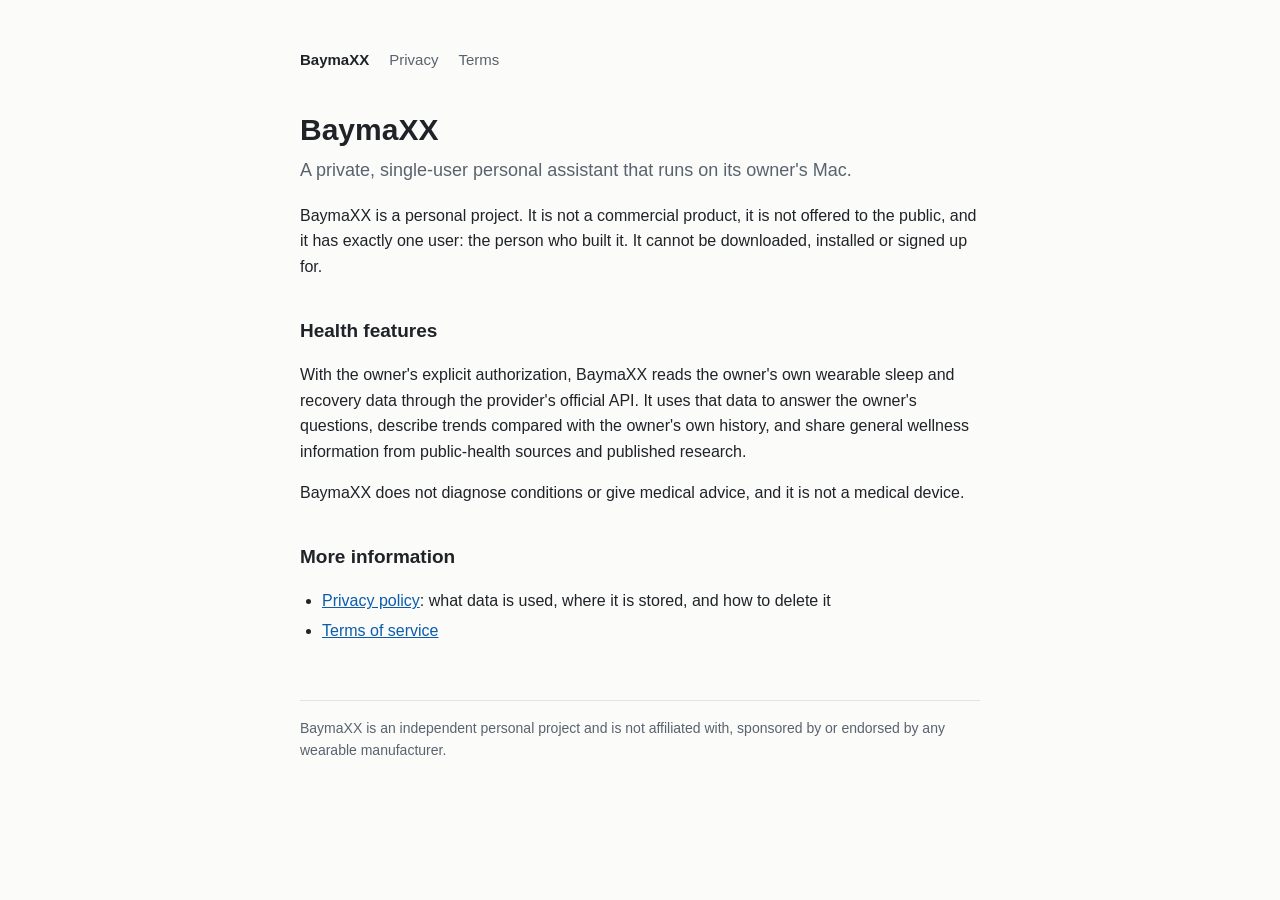
<file: index.html>
<!doctype html>
<html lang="en">
<head>
  <meta charset="utf-8">
  <meta name="viewport" content="width=device-width, initial-scale=1">
  <title>BaymaXX</title>
  <meta name="description" content="BaymaXX is a private, single-user personal assistant that runs on its owner's Mac.">
  <link rel="stylesheet" href="style.css">
</head>
<body>
<main>
  <nav>
    <a href="./" aria-current="page">BaymaXX</a>
    <a href="privacy.html">Privacy</a>
    <a href="terms.html">Terms</a>
  </nav>

  <h1>BaymaXX</h1>
  <p class="lede">A private, single-user personal assistant that runs on its owner's Mac.</p>

  <p>BaymaXX is a personal project. It is not a commercial product, it is not offered to the public, and it has
  exactly one user: the person who built it. It cannot be downloaded, installed or signed up for.</p>

  <h2>Health features</h2>
  <p>With the owner's explicit authorization, BaymaXX reads the owner's own wearable sleep and recovery data through
  the provider's official API. It uses that data to answer the owner's questions, describe trends compared with the
  owner's own history, and share general wellness information from public-health sources and published research.</p>
  <p>BaymaXX does not diagnose conditions or give medical advice, and it is not a medical device.</p>

  <h2>More information</h2>
  <ul>
    <li><a href="privacy.html">Privacy policy</a>: what data is used, where it is stored, and how to delete it</li>
    <li><a href="terms.html">Terms of service</a></li>
  </ul>

  <footer>
    BaymaXX is an independent personal project and is not affiliated with, sponsored by or endorsed by any
    wearable manufacturer.
  </footer>
</main>
</body>
</html>
</file>
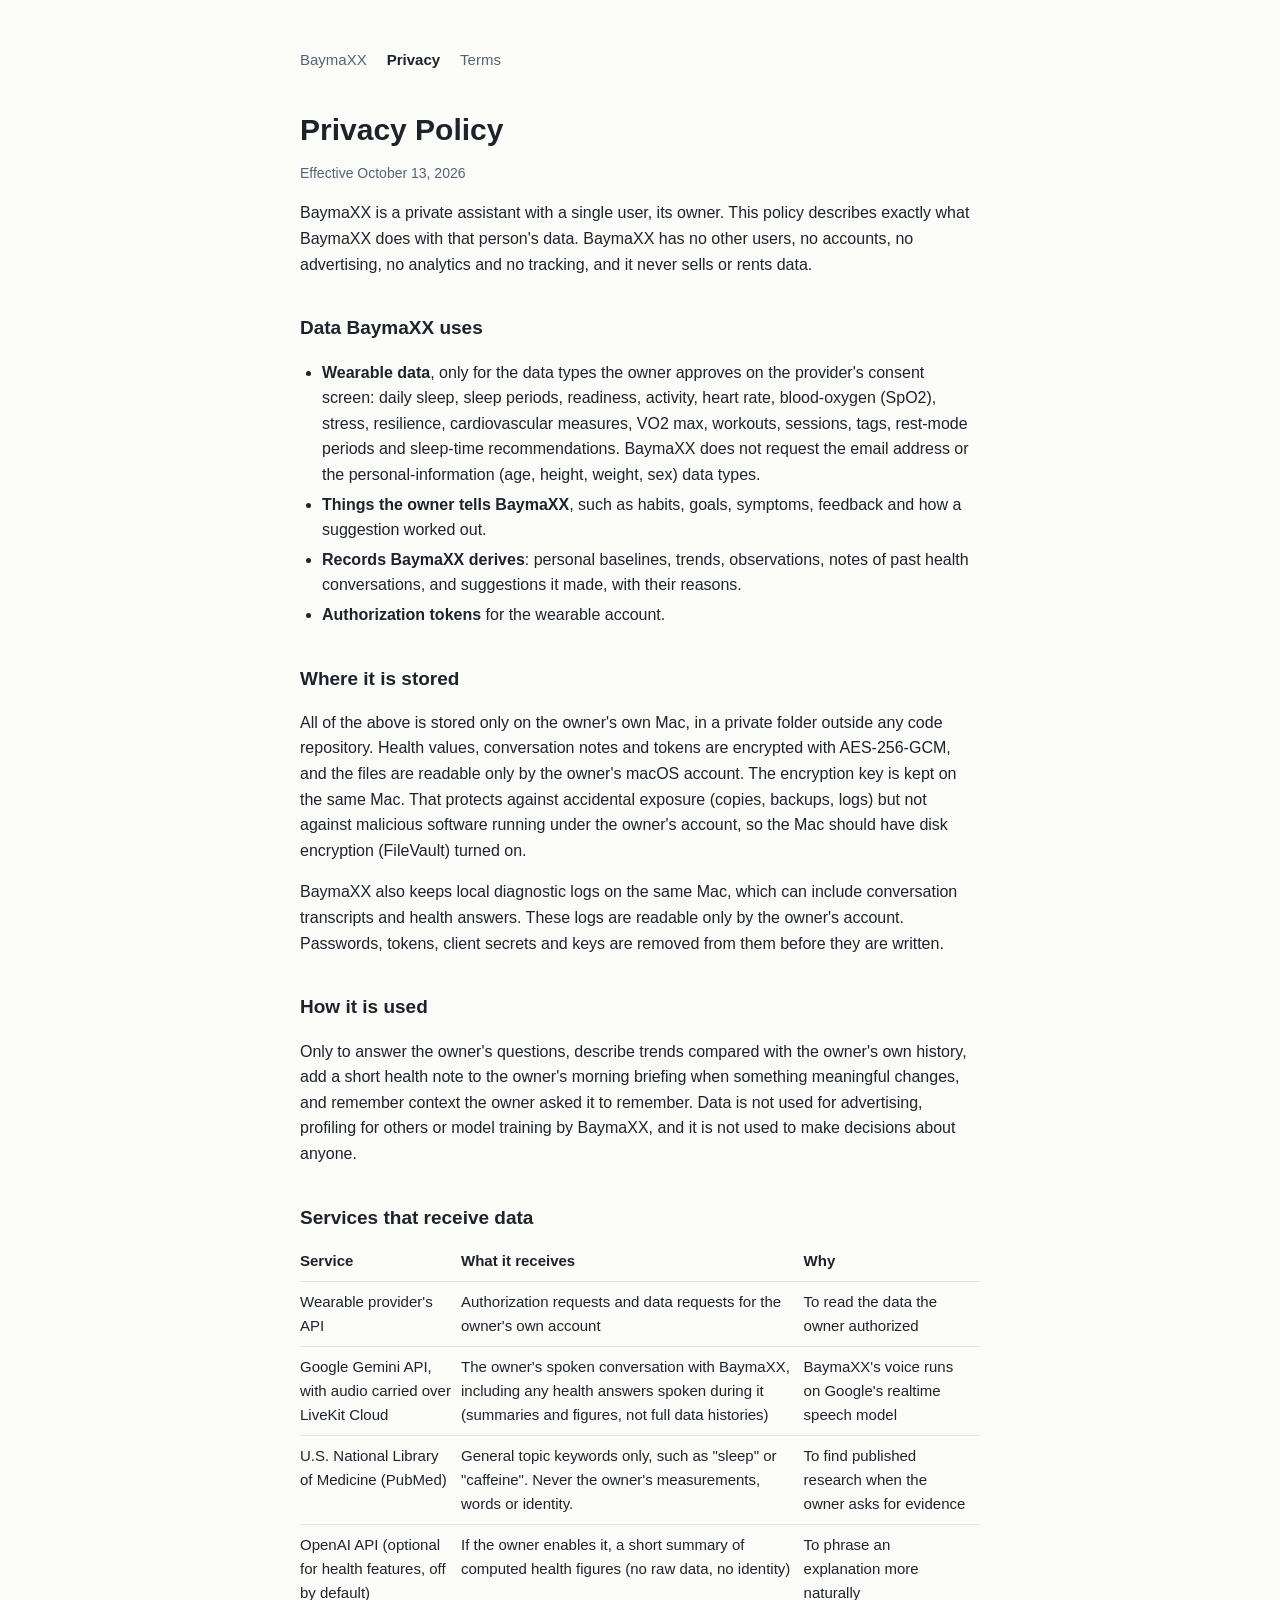
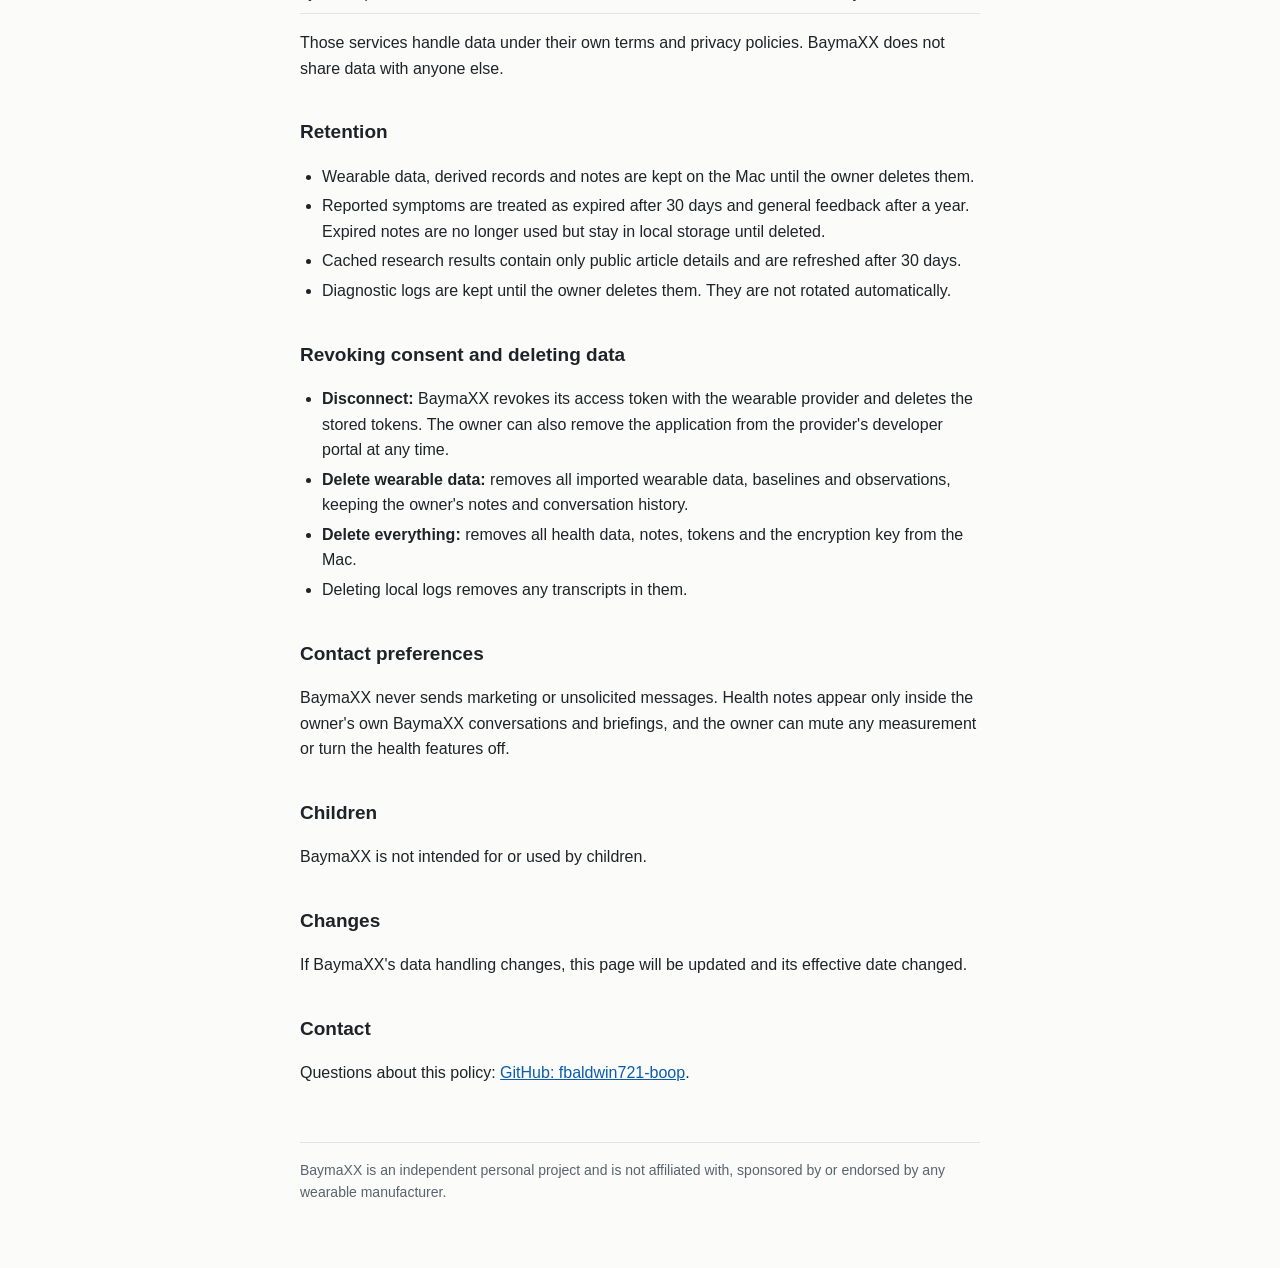
<file: privacy.html>
<!doctype html>
<html lang="en">
<head>
  <meta charset="utf-8">
  <meta name="viewport" content="width=device-width, initial-scale=1">
  <title>BaymaXX Privacy Policy</title>
  <meta name="description" content="How BaymaXX collects, stores, uses, shares, retains and deletes data.">
  <link rel="stylesheet" href="style.css">
</head>
<body>
<main>
  <nav>
    <a href="./">BaymaXX</a>
    <a href="privacy.html" aria-current="page">Privacy</a>
    <a href="terms.html">Terms</a>
  </nav>

  <h1>Privacy Policy</h1>
  <p class="meta">Effective October 13, 2026</p>

  <p>BaymaXX is a private assistant with a single user, its owner. This policy describes exactly what BaymaXX does
  with that person's data. BaymaXX has no other users, no accounts, no advertising, no analytics and no tracking,
  and it never sells or rents data.</p>

  <h2>Data BaymaXX uses</h2>
  <ul>
    <li><strong>Wearable data</strong>, only for the data types the owner approves on the provider's consent screen:
      daily sleep, sleep periods, readiness, activity, heart rate, blood-oxygen (SpO2), stress, resilience,
      cardiovascular measures, VO2 max, workouts, sessions, tags, rest-mode periods and sleep-time recommendations.
      BaymaXX does not request the email address or the personal-information (age, height, weight, sex) data
      types.</li>
    <li><strong>Things the owner tells BaymaXX</strong>, such as habits, goals, symptoms, feedback and how a
      suggestion worked out.</li>
    <li><strong>Records BaymaXX derives</strong>: personal baselines, trends, observations, notes of past health
      conversations, and suggestions it made, with their reasons.</li>
    <li><strong>Authorization tokens</strong> for the wearable account.</li>
  </ul>

  <h2>Where it is stored</h2>
  <p>All of the above is stored only on the owner's own Mac, in a private folder outside any code repository.
  Health values, conversation notes and tokens are encrypted with AES-256-GCM, and the files are readable only by
  the owner's macOS account. The encryption key is kept on the same Mac. That protects against accidental exposure
  (copies, backups, logs) but not against malicious software running under the owner's account, so the Mac should
  have disk encryption (FileVault) turned on.</p>
  <p>BaymaXX also keeps local diagnostic logs on the same Mac, which can include conversation transcripts and health
  answers. These logs are readable only by the owner's account. Passwords, tokens, client secrets and keys are
  removed from them before they are written.</p>

  <h2>How it is used</h2>
  <p>Only to answer the owner's questions, describe trends compared with the owner's own history, add a short health
  note to the owner's morning briefing when something meaningful changes, and remember context the owner asked it to
  remember. Data is not used for advertising, profiling for others or model training by BaymaXX, and it is not used
  to make decisions about anyone.</p>

  <h2>Services that receive data</h2>
  <table>
    <thead><tr><th>Service</th><th>What it receives</th><th>Why</th></tr></thead>
    <tbody>
      <tr>
        <td>Wearable provider's API</td>
        <td>Authorization requests and data requests for the owner's own account</td>
        <td>To read the data the owner authorized</td>
      </tr>
      <tr>
        <td>Google Gemini API, with audio carried over LiveKit Cloud</td>
        <td>The owner's spoken conversation with BaymaXX, including any health answers spoken during it (summaries
          and figures, not full data histories)</td>
        <td>BaymaXX's voice runs on Google's realtime speech model</td>
      </tr>
      <tr>
        <td>U.S. National Library of Medicine (PubMed)</td>
        <td>General topic keywords only, such as "sleep" or "caffeine". Never the owner's measurements, words or
          identity.</td>
        <td>To find published research when the owner asks for evidence</td>
      </tr>
      <tr>
        <td>OpenAI API (optional for health features, off by default)</td>
        <td>If the owner enables it, a short summary of computed health figures (no raw data, no identity)</td>
        <td>To phrase an explanation more naturally</td>
      </tr>
    </tbody>
  </table>
  <p>Those services handle data under their own terms and privacy policies. BaymaXX does not share data with anyone
  else.</p>

  <h2>Retention</h2>
  <ul>
    <li>Wearable data, derived records and notes are kept on the Mac until the owner deletes them.</li>
    <li>Reported symptoms are treated as expired after 30 days and general feedback after a year. Expired notes are
      no longer used but stay in local storage until deleted.</li>
    <li>Cached research results contain only public article details and are refreshed after 30 days.</li>
    <li>Diagnostic logs are kept until the owner deletes them. They are not rotated automatically.</li>
  </ul>

  <h2>Revoking consent and deleting data</h2>
  <ul>
    <li><strong>Disconnect:</strong> BaymaXX revokes its access token with the wearable provider and deletes the
      stored tokens. The owner can also remove the application from the provider's developer portal at any time.</li>
    <li><strong>Delete wearable data:</strong> removes all imported wearable data, baselines and observations,
      keeping the owner's notes and conversation history.</li>
    <li><strong>Delete everything:</strong> removes all health data, notes, tokens and the encryption key from the
      Mac.</li>
    <li>Deleting local logs removes any transcripts in them.</li>
  </ul>

  <h2>Contact preferences</h2>
  <p>BaymaXX never sends marketing or unsolicited messages. Health notes appear only inside the owner's own
  BaymaXX conversations and briefings, and the owner can mute any measurement or turn the health features off.</p>

  <h2>Children</h2>
  <p>BaymaXX is not intended for or used by children.</p>

  <h2>Changes</h2>
  <p>If BaymaXX's data handling changes, this page will be updated and its effective date changed.</p>

  <h2>Contact</h2>
  <p>Questions about this policy: <a href="https://github.com/fbaldwin721-boop">GitHub: fbaldwin721-boop</a>.</p>

  <footer>BaymaXX is an independent personal project and is not affiliated with, sponsored by or endorsed by any
  wearable manufacturer.</footer>
</main>
</body>
</html>
</file>
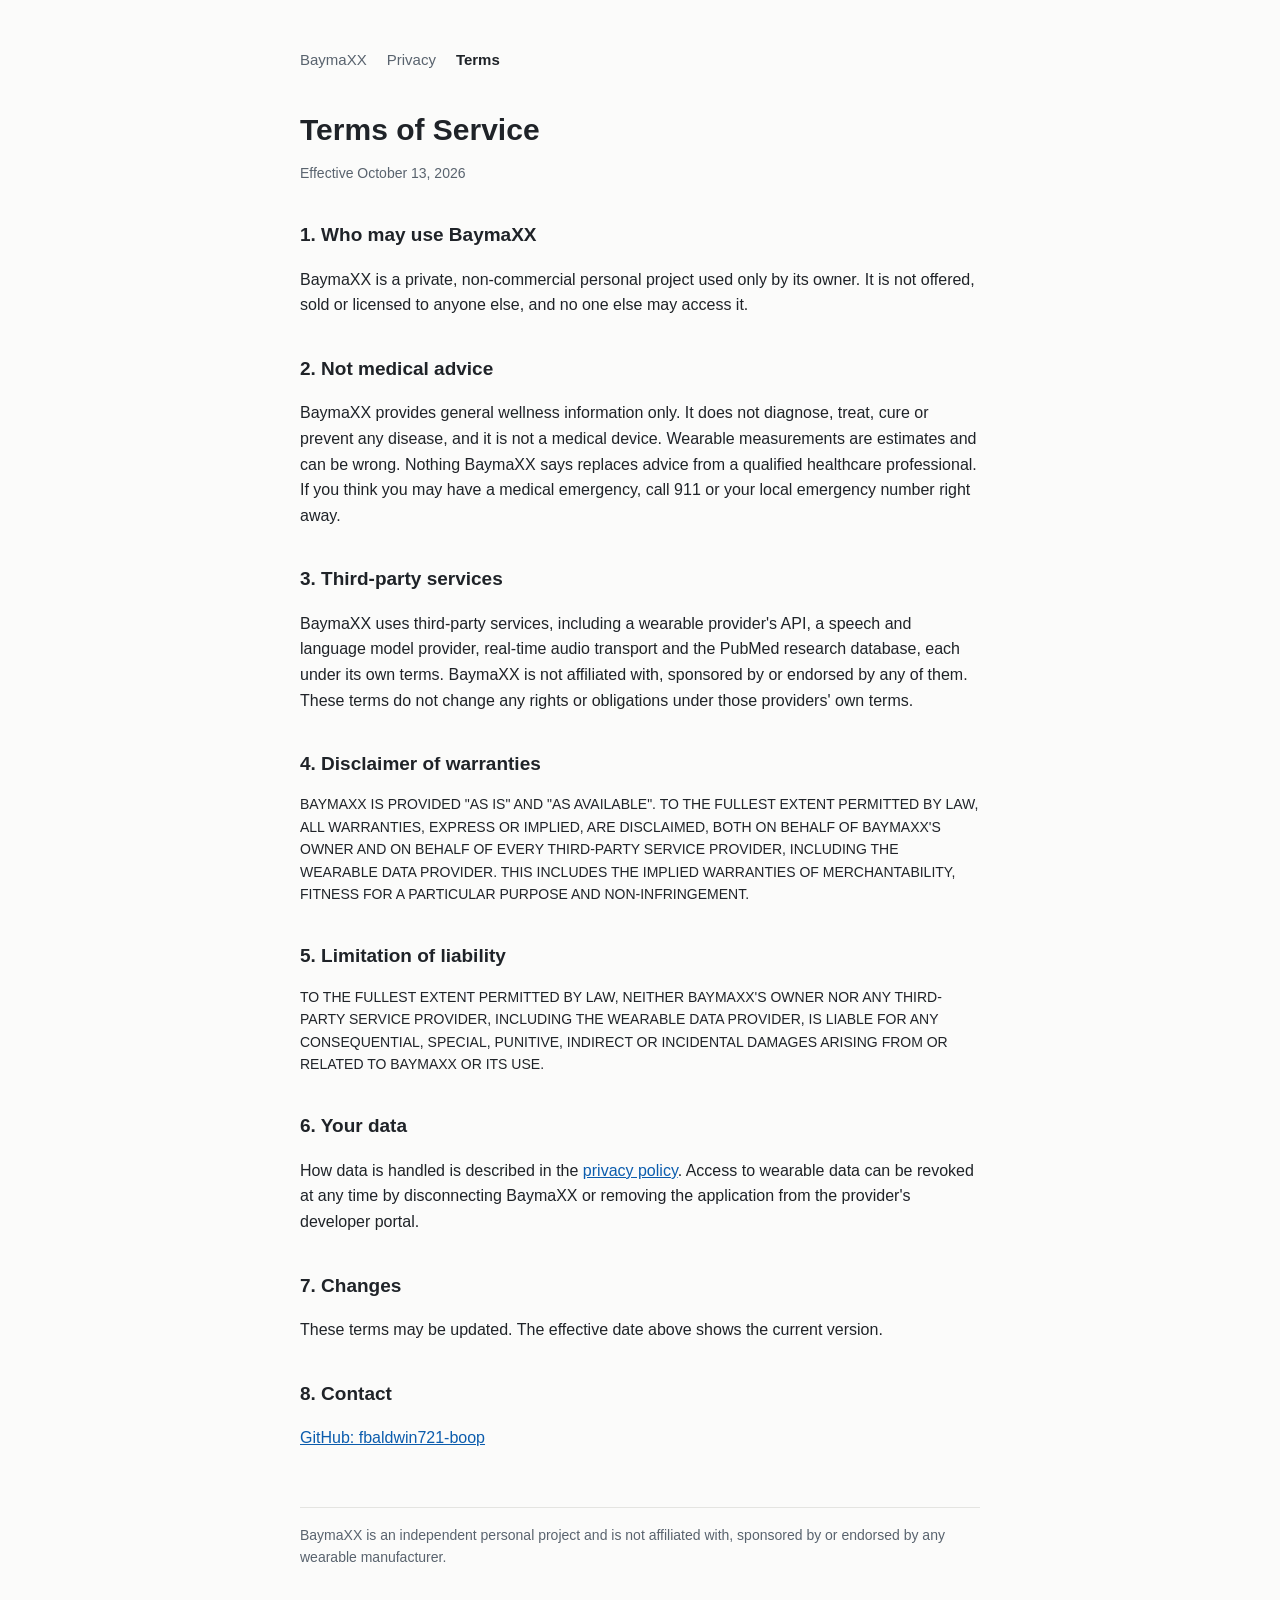
<file: terms.html>
<!doctype html>
<html lang="en">
<head>
  <meta charset="utf-8">
  <meta name="viewport" content="width=device-width, initial-scale=1">
  <title>BaymaXX Terms of Service</title>
  <meta name="description" content="Terms of service for BaymaXX, a private single-user assistant.">
  <link rel="stylesheet" href="style.css">
</head>
<body>
<main>
  <nav>
    <a href="./">BaymaXX</a>
    <a href="privacy.html">Privacy</a>
    <a href="terms.html" aria-current="page">Terms</a>
  </nav>

  <h1>Terms of Service</h1>
  <p class="meta">Effective October 13, 2026</p>

  <h2>1. Who may use BaymaXX</h2>
  <p>BaymaXX is a private, non-commercial personal project used only by its owner. It is not offered, sold or
  licensed to anyone else, and no one else may access it.</p>

  <h2>2. Not medical advice</h2>
  <p>BaymaXX provides general wellness information only. It does not diagnose, treat, cure or prevent any disease,
  and it is not a medical device. Wearable measurements are estimates and can be wrong. Nothing BaymaXX says replaces
  advice from a qualified healthcare professional. If you think you may have a medical emergency, call 911 or your
  local emergency number right away.</p>

  <h2>3. Third-party services</h2>
  <p>BaymaXX uses third-party services, including a wearable provider's API, a speech and language model provider,
  real-time audio transport and the PubMed research database, each under its own terms. BaymaXX is not affiliated
  with, sponsored by or endorsed by any of them. These terms do not change any rights or obligations under those
  providers' own terms.</p>

  <h2>4. Disclaimer of warranties</h2>
  <p class="caps">BaymaXX is provided "as is" and "as available". To the fullest extent permitted by law, all
  warranties, express or implied, are disclaimed, both on behalf of BaymaXX's owner and on behalf of every third-party
  service provider, including the wearable data provider. This includes the implied warranties of merchantability,
  fitness for a particular purpose and non-infringement.</p>

  <h2>5. Limitation of liability</h2>
  <p class="caps">To the fullest extent permitted by law, neither BaymaXX's owner nor any third-party service
  provider, including the wearable data provider, is liable for any consequential, special, punitive, indirect or
  incidental damages arising from or related to BaymaXX or its use.</p>

  <h2>6. Your data</h2>
  <p>How data is handled is described in the <a href="privacy.html">privacy policy</a>. Access to wearable data can
  be revoked at any time by disconnecting BaymaXX or removing the application from the provider's developer
  portal.</p>

  <h2>7. Changes</h2>
  <p>These terms may be updated. The effective date above shows the current version.</p>

  <h2>8. Contact</h2>
  <p><a href="https://github.com/fbaldwin721-boop">GitHub: fbaldwin721-boop</a></p>

  <footer>BaymaXX is an independent personal project and is not affiliated with, sponsored by or endorsed by any
  wearable manufacturer.</footer>
</main>
</body>
</html>
</file>
<file: style.css>
:root {
  --bg: #fbfbfa;
  --text: #1f2328;
  --muted: #59636e;
  --line: #e4e4e1;
  --link: #0b5cad;
}
@media (prefers-color-scheme: dark) {
  :root { --bg: #16181b; --text: #e6e6e3; --muted: #a0a6ad; --line: #2c3036; --link: #7db7f0; }
}
* { box-sizing: border-box; }
body {
  margin: 0;
  background: var(--bg);
  color: var(--text);
  font: 16px/1.6 -apple-system, BlinkMacSystemFont, "Segoe UI", Helvetica, Arial, sans-serif;
}
main { max-width: 720px; margin: 0 auto; padding: 48px 20px 64px; }
nav { display: flex; gap: 20px; margin-bottom: 40px; font-size: 15px; }
nav a { color: var(--muted); text-decoration: none; }
nav a[aria-current="page"] { color: var(--text); font-weight: 600; }
h1 { font-size: 30px; line-height: 1.2; margin: 0 0 8px; }
h2 { font-size: 19px; margin: 36px 0 8px; }
p, li { color: var(--text); }
.lede { color: var(--muted); font-size: 18px; margin-top: 0; }
.meta { color: var(--muted); font-size: 14px; }
a { color: var(--link); }
ul { padding-left: 22px; }
li { margin: 4px 0; }
table { width: 100%; border-collapse: collapse; font-size: 15px; margin: 8px 0; }
th, td { text-align: left; vertical-align: top; padding: 8px 10px 8px 0; border-bottom: 1px solid var(--line); }
th { font-weight: 600; }
.caps { text-transform: uppercase; font-size: 14px; }
footer { margin-top: 56px; padding-top: 16px; border-top: 1px solid var(--line); color: var(--muted); font-size: 14px; }
</file>
